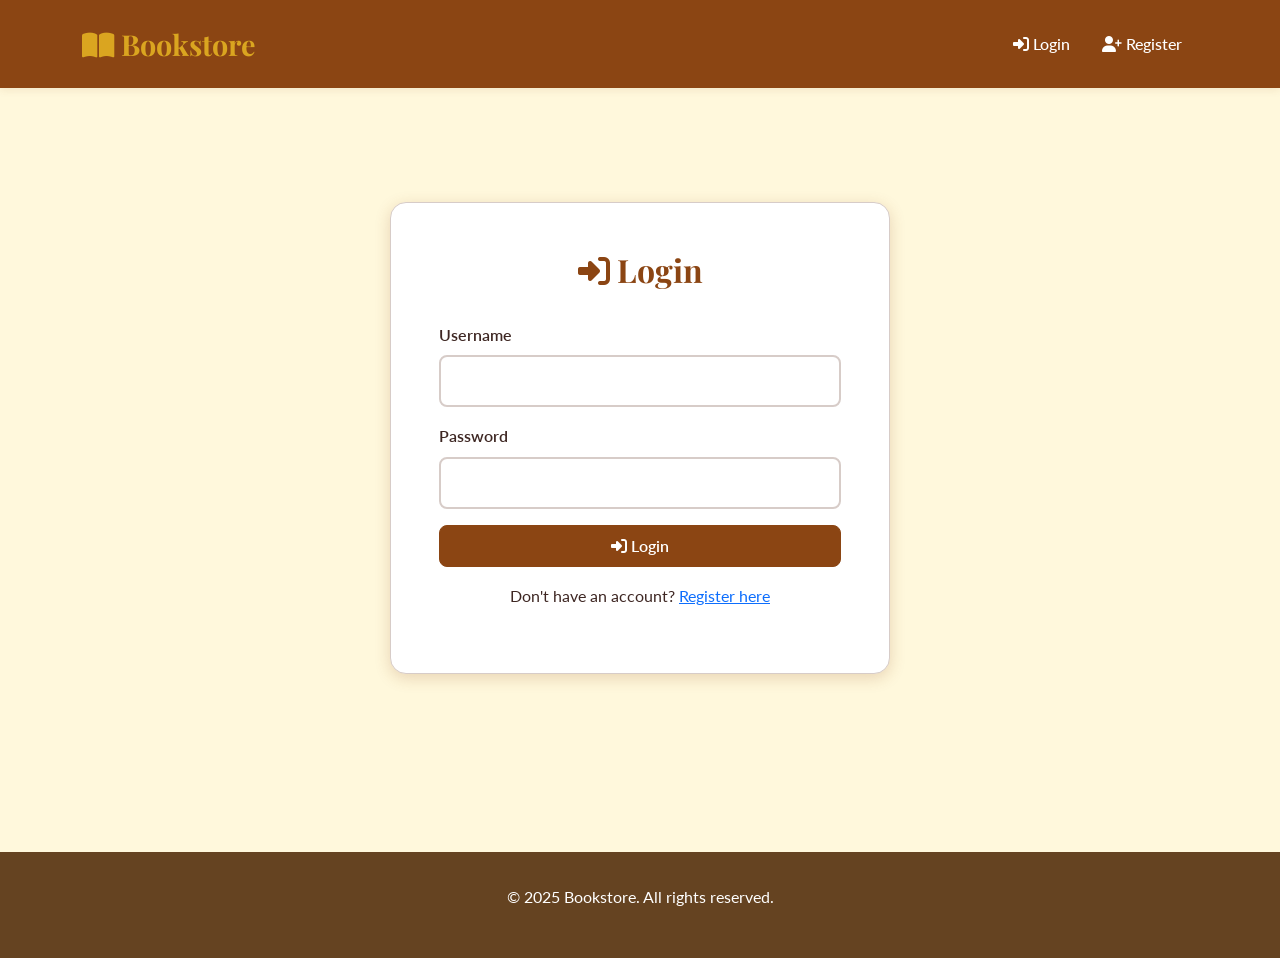
<file: frontend/cart.html>
<!DOCTYPE html>
<html lang="en">
<head>
    <meta charset="UTF-8">
    <meta name="viewport" content="width=device-width, initial-scale=1.0">
    <title>Shopping Cart - Bookstore</title>
    
    <!-- Bootstrap CSS -->
    <link href="https://cdn.jsdelivr.net/npm/bootstrap@5.3.0/dist/css/bootstrap.min.css" rel="stylesheet">
    <!-- Font Awesome -->
    <link rel="stylesheet" href="https://cdnjs.cloudflare.com/ajax/libs/font-awesome/6.4.0/css/all.min.css">
    <!-- Google Fonts -->
    <link href="https://fonts.googleapis.com/css2?family=Playfair+Display:wght@700&family=Lato:wght@400;700&display=swap" rel="stylesheet">
    <!-- Custom CSS -->
    <link rel="stylesheet" href="assets/css/style.css">
</head>
<body>
    <!-- Navbar -->
    <nav class="navbar navbar-expand-lg navbar-dark">
        <div class="container">
            <a class="navbar-brand" href="index.html">
                <i class="fas fa-book-open"></i> Bookstore
            </a>
            <button class="navbar-toggler" type="button" data-bs-toggle="collapse" data-bs-target="#navbarNav">
                <span class="navbar-toggler-icon"></span>
            </button>
            <div class="collapse navbar-collapse" id="navbarNav">
                <ul class="navbar-nav ms-auto">
                    <li class="nav-item">
                        <a class="nav-link" href="index.html">Home</a>
                    </li>
                    <li class="nav-item">
                        <a class="nav-link" href="books.html">Books</a>
                    </li>
                    <li class="nav-item">
                        <a class="nav-link active" href="cart.html">
                            <i class="fas fa-shopping-cart"></i> Cart
                            <span class="badge" id="cart-badge">0</span>
                        </a>
                    </li>
                </ul>
                <ul class="navbar-nav ms-auto" id="auth-links">
                    <!-- Populated by JavaScript -->
                </ul>
            </div>
        </div>
    </nav>

    <!-- Cart Section -->
    <div class="container my-5">
        <h2 class="section-title">Shopping Cart</h2>
        <div class="divider"></div>
        
        <div class="row">
            <div class="col-md-8">
                <div id="cartItems">
                    <!-- Cart items will be loaded here -->
                </div>
            </div>
            
            <div class="col-md-4">
                <div class="order-summary">
                    <h4>Order Summary</h4>
                    <div class="summary-row">
                        <span>Subtotal:</span>
                        <span id="subtotal">${formatCurrency(0)}</span>
                    </div>
                    <div class="summary-row">
                        <span>Tax (10%):</span>
                        <span id="tax">${formatCurrency(0)}</span>
                    </div>
                    <div class="summary-row total">
                        <span>Total:</span>
                        <span id="total">${formatCurrency(0)}</span>
                    </div>
                    <a href="checkout.html" class="btn btn-primary w-100 mt-3" id="checkoutBtn">
                        <i class="fas fa-credit-card"></i> Proceed to Checkout
                    </a>
                    <a href="books.html" class="btn btn-secondary w-100 mt-2">
                        <i class="fas fa-arrow-left"></i> Continue Shopping
                    </a>
                </div>
            </div>
        </div>
    </div>

    <!-- Footer -->
    <footer class="footer">
        <div class="container text-center">
            <p>&copy; 2025 Bookstore. All rights reserved.</p>
        </div>
    </footer>

    <!-- Bootstrap JS -->
    <script src="https://cdn.jsdelivr.net/npm/bootstrap@5.3.0/dist/js/bootstrap.bundle.min.js"></script>
    <!-- Custom JS -->
    <script src="assets/js/config.js"></script>
    <script src="assets/js/utils.js"></script>
    <script src="assets/js/auth.js"></script>
    <script src="assets/js/api.js"></script>
    
    <script>
        // Check authentication
        if (!requireAuth()) {
            // Will redirect to login
        }
        
        let cartData = null;
        
        // Load cart
        async function loadCart() {
            const container = document.getElementById('cartItems');
            showLoading('cartItems');
            
            try {
                const response = await getCart();
                const items = response.cart || [];
                cartData = items;
                
                if (!items || items.length === 0) {
                    container.innerHTML = `
                        <div class="empty-state">
                            <i class="fas fa-shopping-cart"></i>
                            <h4>Your cart is empty</h4>
                            <p>Add some books to get started!</p>
                            <a href="books.html" class="btn btn-primary">Browse Books</a>
                        </div>
                    `;
                    document.getElementById('checkoutBtn').disabled = true;
                    updateSummary(0, 0, 0);
                    return;
                }
                
                // Calculate totals
                const subtotal = items.reduce((sum, item) => sum + item.subtotal, 0);
                const tax = subtotal * 0.0; // No tax for now
                const total = subtotal + tax;
                
                container.innerHTML = items.map(item => `
                    <div class="cart-item">
                        <div class="row align-items-center">
                            <div class="col-md-2">
                                <img src="${item.book?.image_url || 'assets/images/placeholder-book.svg'}" 
                                     alt="${item.book?.title || 'Book'}">
                            </div>
                            <div class="col-md-4">
                                <h5 class="cart-item-title">${item.book?.title || 'Unknown Title'}</h5>
                                <p class="cart-item-author">${item.book?.author?.name || 'Unknown Author'}</p>
                                <span class="text-price">${formatCurrency(item.book?.price || 0)}</span>
                            </div>
                            <div class="col-md-3">
                                <div class="quantity-controls">
                                    <button onclick="updateQuantity('${item.id}', ${item.quantity - 1})">-</button>
                                    <input type="number" value="${item.quantity}" readonly>
                                    <button onclick="updateQuantity('${item.id}', ${item.quantity + 1})">+</button>
                                </div>
                            </div>
                            <div class="col-md-2 text-end">
                                <h5 class="text-price">${formatCurrency(item.subtotal)}</h5>
                            </div>
                            <div class="col-md-1 text-end">
                                <button class="btn btn-danger btn-sm" onclick="removeItem('${item.id}')">
                                    <i class="fas fa-trash"></i>
                                </button>
                            </div>
                        </div>
                    </div>
                `).join('');
                
                updateSummary(subtotal, tax, total);
                updateCartBadge();
                
            } catch (error) {
                showToast('Error loading cart', 'danger');
                container.innerHTML = `
                    <div class="alert alert-danger">Error loading cart. Please try again.</div>
                `;
            }
        }
        
        // Update quantity
        async function updateQuantity(itemId, newQuantity) {
            if (newQuantity < 1) {
                removeItem(itemId);
                return;
            }
            
            try {
                await updateCartItem(itemId, newQuantity);
                showToast('Cart updated', 'success');
                loadCart();
                updateCartBadge();
            } catch (error) {
                showToast(error.message || 'Failed to update cart', 'danger');
            }
        }
        
        // Remove item
        async function removeItem(itemId) {
            if (!confirm('Remove this item from cart?')) return;
            
            try {
                await removeFromCart(itemId);
                showToast('Item removed from cart', 'success');
                loadCart();
                updateCartBadge();
            } catch (error) {
                showToast(error.message || 'Failed to remove item', 'danger');
            }
        }
        
        // Update summary
        function updateSummary(subtotal, tax, total) {
            document.getElementById('subtotal').textContent = formatCurrency(subtotal);
            document.getElementById('tax').textContent = formatCurrency(tax);
            document.getElementById('total').textContent = formatCurrency(total);
        }
        
        // Initialize
        loadCart();
    </script>
</body>
</html>
</file>
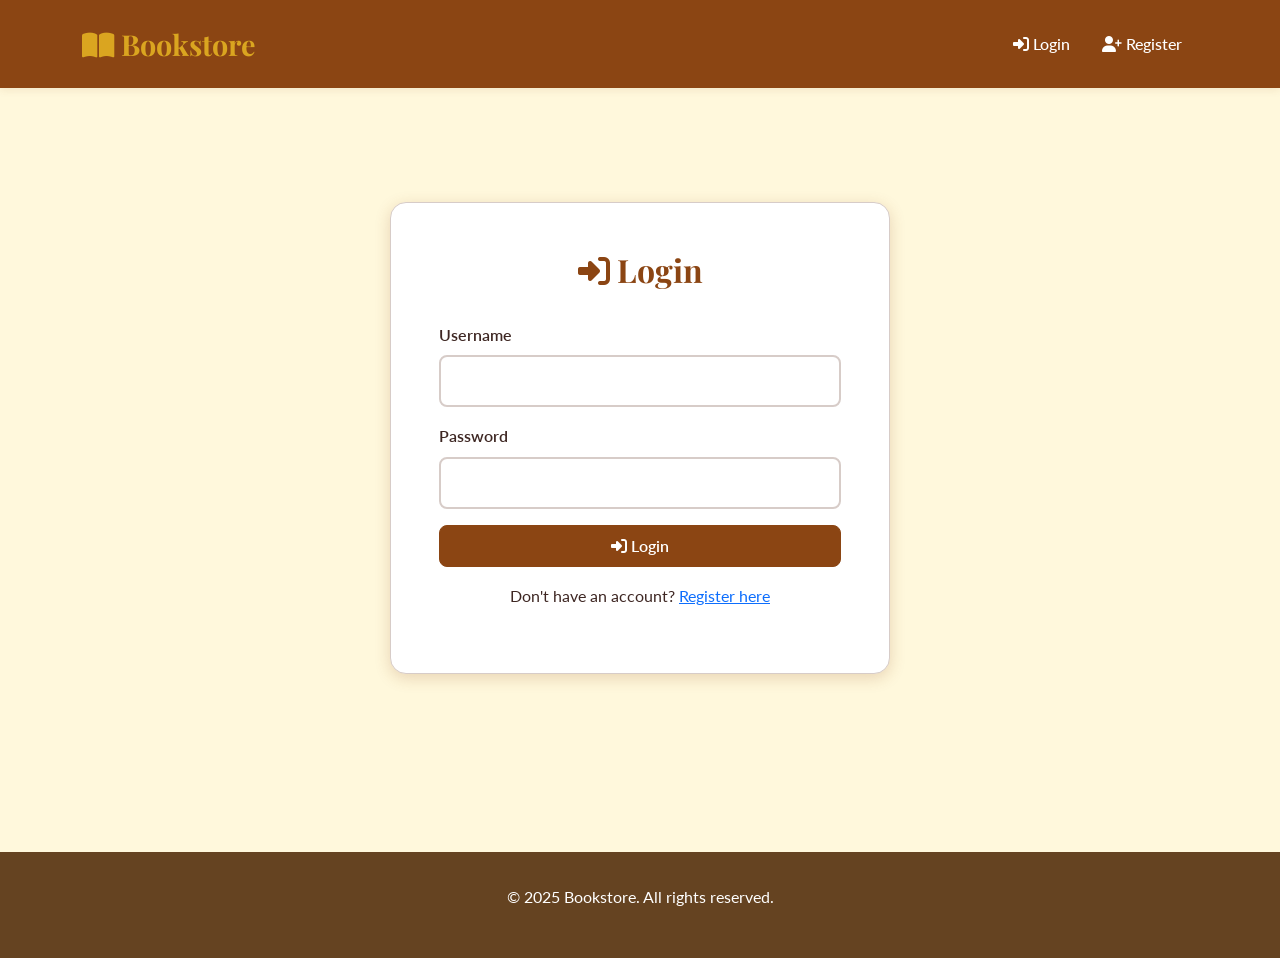
<file: frontend/checkout.html>
<!DOCTYPE html>
<html lang="en">
<head>
    <meta charset="UTF-8">
    <meta name="viewport" content="width=device-width, initial-scale=1.0">
    <title>Checkout - Bookstore</title>
    
    <!-- Bootstrap CSS -->
    <link href="https://cdn.jsdelivr.net/npm/bootstrap@5.3.0/dist/css/bootstrap.min.css" rel="stylesheet">
    <!-- Font Awesome -->
    <link rel="stylesheet" href="https://cdnjs.cloudflare.com/ajax/libs/font-awesome/6.4.0/css/all.min.css">
    <!-- Google Fonts -->
    <link href="https://fonts.googleapis.com/css2?family=Playfair+Display:wght@700&family=Lato:wght@400;700&display=swap" rel="stylesheet">
    <!-- Custom CSS -->
    <link rel="stylesheet" href="assets/css/style.css">
</head>
<body>
    <!-- Navbar -->
    <nav class="navbar navbar-expand-lg navbar-dark">
        <div class="container">
            <a class="navbar-brand" href="index.html">
                <i class="fas fa-book-open"></i> Bookstore
            </a>
            <button class="navbar-toggler" type="button" data-bs-toggle="collapse" data-bs-target="#navbarNav">
                <span class="navbar-toggler-icon"></span>
            </button>
            <div class="collapse navbar-collapse" id="navbarNav">
                <ul class="navbar-nav ms-auto">
                    <li class="nav-item">
                        <a class="nav-link" href="index.html">Home</a>
                    </li>
                    <li class="nav-item">
                        <a class="nav-link" href="books.html">Books</a>
                    </li>
                    <li class="nav-item">
                        <a class="nav-link" href="cart.html">
                            <i class="fas fa-shopping-cart"></i> Cart
                            <span class="badge" id="cart-badge">0</span>
                        </a>
                    </li>
                </ul>
                <ul class="navbar-nav ms-auto" id="auth-links">
                    <!-- Populated by JavaScript -->
                </ul>
            </div>
        </div>
    </nav>

    <!-- Checkout Section -->
    <div class="container my-5">
        <h2 class="section-title">Checkout</h2>
        <div class="divider"></div>
        
        <div class="row">
            <div class="col-md-8">
                <div class="card">
                    <div class="card-body">
                        <h4 class="mb-4">Shipping Information</h4>
                        
                        <form id="checkoutForm">
                            <div class="row">
                                <div class="col-md-6 mb-3">
                                    <label for="name" class="form-label">Full Name *</label>
                                    <input type="text" class="form-control" id="name" required>
                                </div>
                                
                                <div class="col-md-6 mb-3">
                                    <label for="phone_number" class="form-label">Phone Number *</label>
                                    <input type="tel" class="form-control" id="phone_number" required>
                                </div>
                            </div>
                            
                            <div class="mb-3">
                                <label for="address" class="form-label">Address *</label>
                                <input type="text" class="form-control" id="address" required>
                            </div>
                            
                            <div class="row">
                                <div class="col-md-6 mb-3">
                                    <label for="province" class="form-label">Province *</label>
                                    <select class="form-select" id="province" onchange="loadCities()" required>
                                        <option value="">Select Province</option>
                                    </select>
                                </div>
                                
                                <div class="col-md-6 mb-3">
                                    <label for="city" class="form-label">City *</label>
                                    <select class="form-select" id="city" required disabled>
                                        <option value="">Select Province First</option>
                                    </select>
                                </div>
                            </div>
                            
                            <div class="mb-3">
                                <label for="notes" class="form-label">Order Notes (Optional)</label>
                                <textarea class="form-control" id="notes" rows="3" 
                                          placeholder="Any special instructions?"></textarea>
                            </div>
                        </form>
                    </div>
                </div>
            </div>
            
            <div class="col-md-4">
                <div class="order-summary">
                    <h4>Order Summary</h4>
                    <div id="orderItems" class="mb-3">
                        <!-- Order items will be loaded here -->
                    </div>
                    <hr>
                    <div class="summary-row">
                        <span>Subtotal:</span>
                        <span id="subtotal">${formatCurrency(0)}</span>
                    </div>
                    <div class="summary-row">
                        <span>Tax (10%):</span>
                        <span id="tax">${formatCurrency(0)}</span>
                    </div>
                    <div class="summary-row total">
                        <span>Total:</span>
                        <span id="total">${formatCurrency(0)}</span>
                    </div>
                    <button class="btn btn-primary w-100 mt-3" onclick="submitOrder()">
                        <i class="fas fa-check-circle"></i> Place Order
                    </button>
                    <a href="cart.html" class="btn btn-secondary w-100 mt-2">
                        <i class="fas fa-arrow-left"></i> Back to Cart
                    </a>
                </div>
            </div>
        </div>
    </div>

    <!-- Footer -->
    <footer class="footer">
        <div class="container text-center">
            <p>&copy; 2025 Bookstore. All rights reserved.</p>
        </div>
    </footer>

    <!-- Bootstrap JS -->
    <script src="https://cdn.jsdelivr.net/npm/bootstrap@5.3.0/dist/js/bootstrap.bundle.min.js"></script>
    <!-- Custom JS -->
    <script src="assets/js/pakistan-data.js"></script>
    <script src="assets/js/config.js"></script>
    <script src="assets/js/utils.js"></script>
    <script src="assets/js/auth.js"></script>
    <script src="assets/js/api.js"></script>
    
    <script>
        // Check authentication
        if (!requireAuth()) {
            // Will redirect to login
        }
        
        let cartData = null;
        
        // Load provinces on page load
        function initProvinces() {
            const provinceSelect = document.getElementById('province');
            Object.keys(PAKISTAN_DATA).forEach(province => {
                const option = document.createElement('option');
                option.value = province;
                option.textContent = province;
                provinceSelect.appendChild(option);
            });
        }
        
        // Load cities when province is selected
        function loadCities() {
            const province = document.getElementById('province').value;
            const citySelect = document.getElementById('city');
            
            // Clear current cities
            citySelect.innerHTML = '<option value="">Select City</option>';
            
            if (province && PAKISTAN_DATA[province]) {
                citySelect.disabled = false;
                PAKISTAN_DATA[province].forEach(city => {
                    const option = document.createElement('option');
                    option.value = city;
                    option.textContent = city;
                    citySelect.appendChild(option);
                });
            } else {
                citySelect.disabled = true;
                citySelect.innerHTML = '<option value="">Select Province First</option>';
            }
        }
        
        // Initialize provinces
        initProvinces();
        
        // Load cart summary
        async function loadCartSummary() {
            try {
                const response = await getCart();
                const items = response.cart || [];
                
                if (!items || items.length === 0) {
                    showToast('Your cart is empty', 'warning');
                    setTimeout(() => redirectTo('cart.html'), 1500);
                    return;
                }
                
                // Calculate totals
                const subtotal = items.reduce((sum, item) => sum + item.subtotal, 0);
                const tax = subtotal * 0.0; // No tax for now
                const total = subtotal + tax;
                
                cartData = { items, subtotal, tax, total };
                
                // Display order items
                document.getElementById('orderItems').innerHTML = items.map(item => `
                    <div class="d-flex justify-content-between mb-2">
                        <span>${item.book?.title || 'Unknown'} (x${item.quantity})</span>
                        <span>${formatCurrency(item.subtotal)}</span>
                    </div>
                `).join('');
                
                // Update summary
                document.getElementById('subtotal').textContent = formatCurrency(subtotal);
                document.getElementById('tax').textContent = formatCurrency(tax);
                document.getElementById('total').textContent = formatCurrency(total);
                
                // Pre-fill user data if available
                const user = getUserData();
                if (user) {
                    document.getElementById('name').value = user.name || '';
                    document.getElementById('phone_number').value = user.phone_number || '';
                    document.getElementById('address').value = user.address || '';
                    
                    // Set province first
                    if (user.province) {
                        document.getElementById('province').value = user.province;
                        // Trigger loadCities to populate cities
                        loadCities();
                        // Then set city after cities are loaded
                        setTimeout(() => {
                            if (user.city) {
                                document.getElementById('city').value = user.city;
                            }
                        }, 100);
                    }
                }
                
            } catch (error) {
                showToast('Error loading cart', 'danger');
                setTimeout(() => redirectTo('cart.html'), 1500);
            }
        }
        
        // Submit order
        async function submitOrder() {
            const form = document.getElementById('checkoutForm');
            
            if (!form.checkValidity()) {
                form.reportValidity();
                return;
            }
            
            const orderData = {
                name: document.getElementById('name').value,
                phone_number: document.getElementById('phone_number').value,
                shipping_address: document.getElementById('address').value,
                city: document.getElementById('city').value,
                province: document.getElementById('province').value,
                notes: document.getElementById('notes').value || null
            };
            
            const btn = event.target;
            btn.disabled = true;
            btn.innerHTML = '<i class="fas fa-spinner fa-spin"></i> Processing...';
            
            try {
                const response = await placeOrder(orderData);
                showToast('Order placed successfully!', 'success');
                
                // Redirect to orders page
                setTimeout(() => {
                    redirectTo('orders.html');
                }, 1500);
                
            } catch (error) {
                showToast(error.message || 'Failed to place order', 'danger');
                btn.disabled = false;
                btn.innerHTML = '<i class="fas fa-check-circle"></i> Place Order';
            }
        }
        
        // Initialize
        loadCartSummary();
    </script>
</body>
</html>
</file>
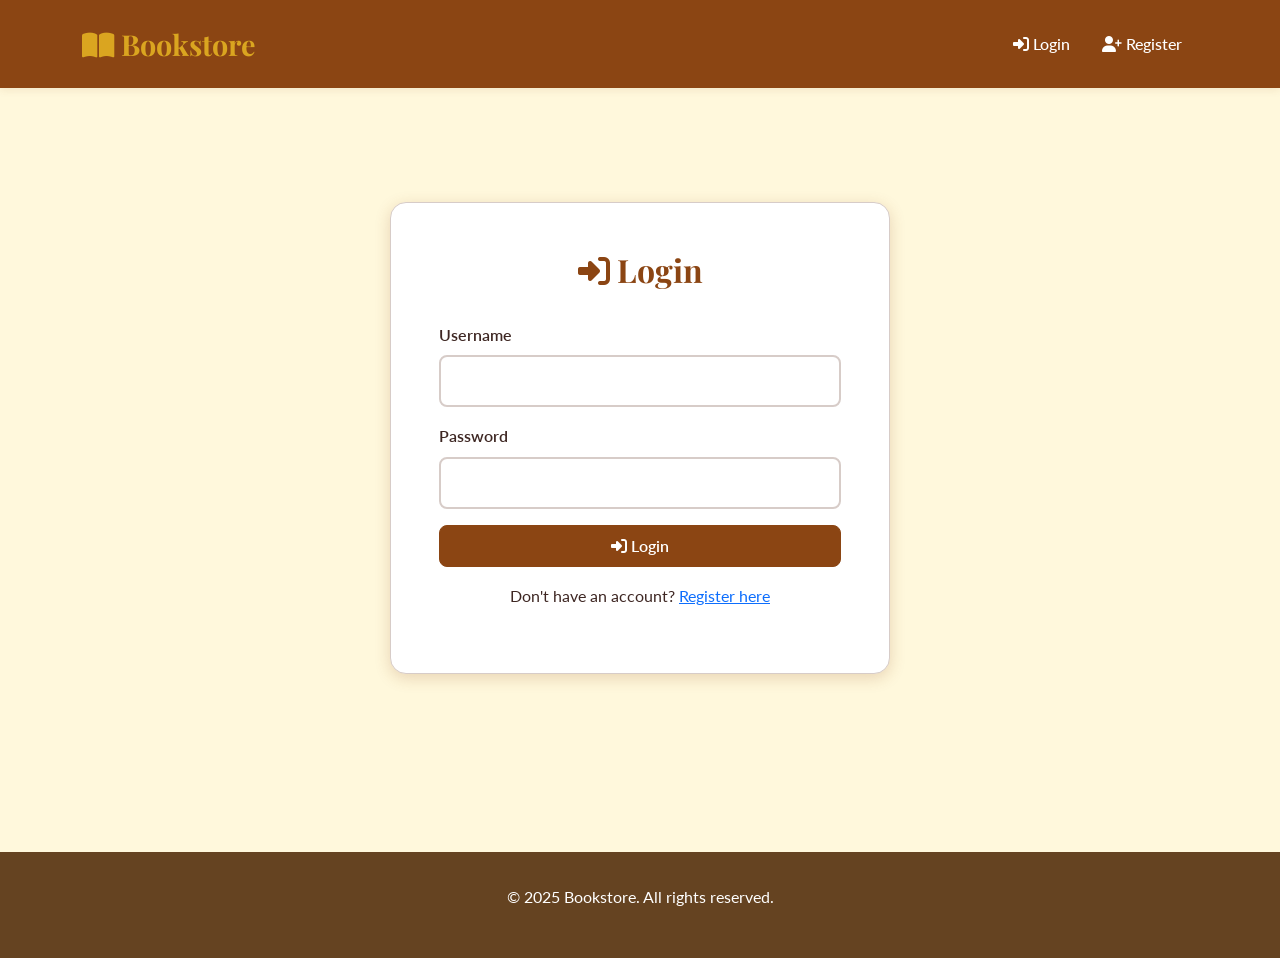
<file: frontend/login.html>
<!DOCTYPE html>
<html lang="en">
<head>
    <meta charset="UTF-8">
    <meta name="viewport" content="width=device-width, initial-scale=1.0">
    <title>Login - Bookstore</title>
    
    <!-- Bootstrap CSS -->
    <link href="https://cdn.jsdelivr.net/npm/bootstrap@5.3.0/dist/css/bootstrap.min.css" rel="stylesheet">
    <!-- Font Awesome -->
    <link rel="stylesheet" href="https://cdnjs.cloudflare.com/ajax/libs/font-awesome/6.4.0/css/all.min.css">
    <!-- Google Fonts -->
    <link href="https://fonts.googleapis.com/css2?family=Playfair+Display:wght@700&family=Lato:wght@400;700&display=swap" rel="stylesheet">
    <!-- Custom CSS -->
    <link rel="stylesheet" href="assets/css/style.css">
</head>
<body>
    <!-- Navbar -->
    <nav class="navbar navbar-expand-lg navbar-dark">
        <div class="container">
            <a class="navbar-brand" href="index.html">
                <i class="fas fa-book-open"></i> Bookstore
            </a>
            <button class="navbar-toggler" type="button" data-bs-toggle="collapse" data-bs-target="#navbarNav">
                <span class="navbar-toggler-icon"></span>
            </button>
            <div class="collapse navbar-collapse" id="navbarNav">
                <ul class="navbar-nav ms-auto" id="auth-links">
                    <!-- Populated by JavaScript -->
                </ul>
            </div>
        </div>
    </nav>

    <!-- Login Form -->
    <div class="auth-container">
        <div class="auth-card">
            <h2><i class="fas fa-sign-in-alt"></i> Login</h2>
            
            <form id="loginForm">
                <div class="mb-3">
                    <label for="username" class="form-label">Username</label>
                    <input type="text" class="form-control" id="username" required>
                </div>
                
                <div class="mb-3">
                    <label for="password" class="form-label">Password</label>
                    <input type="password" class="form-control" id="password" required>
                </div>
                
                <button type="submit" class="btn btn-primary w-100">
                    <i class="fas fa-sign-in-alt"></i> Login
                </button>
            </form>
            
            <div class="text-center mt-3">
                <p>Don't have an account? <a href="register.html">Register here</a></p>
            </div>
        </div>
    </div>

    <!-- Footer -->
    <footer class="footer">
        <div class="container text-center">
            <p>&copy; 2025 Bookstore. All rights reserved.</p>
        </div>
    </footer>

    <!-- Bootstrap JS -->
    <script src="https://cdn.jsdelivr.net/npm/bootstrap@5.3.0/dist/js/bootstrap.bundle.min.js"></script>
    <!-- Custom JS -->
    <script src="assets/js/config.js"></script>
    <script src="assets/js/utils.js"></script>
    <script src="assets/js/auth.js"></script>
    <script src="assets/js/api.js"></script>
    
    <script>
        // Redirect if already logged in
        if (isLoggedIn()) {
            redirectTo('index.html');
        }
        
        // Handle login form submission
        document.getElementById('loginForm').addEventListener('submit', async (e) => {
            e.preventDefault();
            
            const username = document.getElementById('username').value;
            const password = document.getElementById('password').value;
            
            const submitBtn = e.target.querySelector('button[type="submit"]');
            submitBtn.disabled = true;
            submitBtn.innerHTML = '<i class="fas fa-spinner fa-spin"></i> Logging in...';
            
            try {
                await loginUser(username, password);
                showToast('Login successful!', 'success');
                setTimeout(() => {
                    redirectTo('index.html');
                }, 1000);
            } catch (error) {
                showToast(error.message || 'Login failed', 'danger');
                submitBtn.disabled = false;
                submitBtn.innerHTML = '<i class="fas fa-sign-in-alt"></i> Login';
            }
        });
    </script>
</body>
</html>
</file>
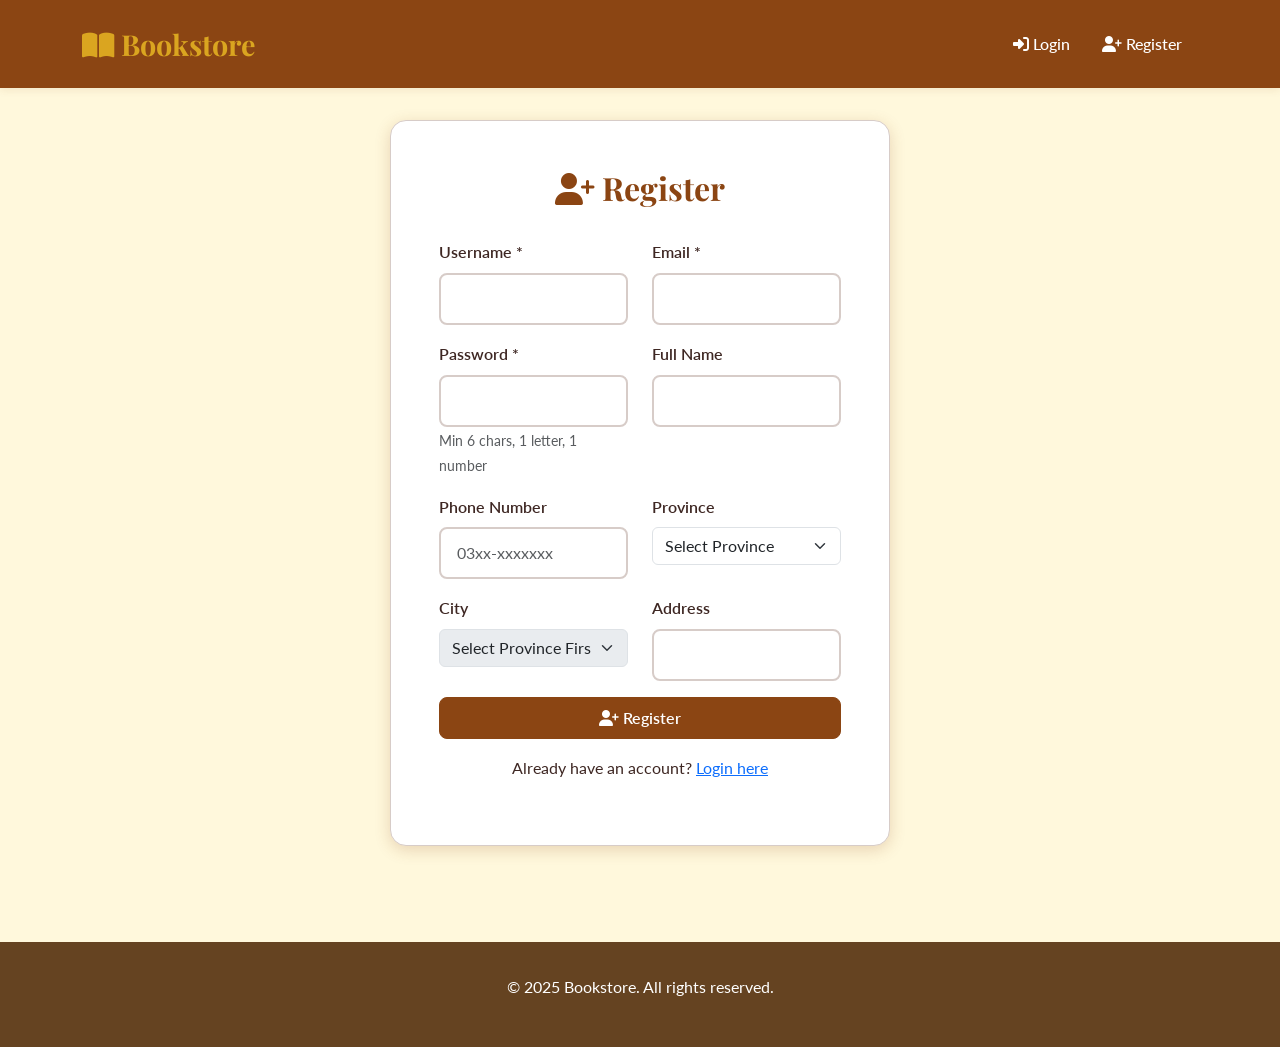
<file: frontend/register.html>
<!DOCTYPE html>
<html lang="en">
<head>
    <meta charset="UTF-8">
    <meta name="viewport" content="width=device-width, initial-scale=1.0">
    <title>Register - Bookstore</title>
    
    <!-- Bootstrap CSS -->
    <link href="https://cdn.jsdelivr.net/npm/bootstrap@5.3.0/dist/css/bootstrap.min.css" rel="stylesheet">
    <!-- Font Awesome -->
    <link rel="stylesheet" href="https://cdnjs.cloudflare.com/ajax/libs/font-awesome/6.4.0/css/all.min.css">
    <!-- Google Fonts -->
    <link href="https://fonts.googleapis.com/css2?family=Playfair+Display:wght@700&family=Lato:wght@400;700&display=swap" rel="stylesheet">
    <!-- Custom CSS -->
    <link rel="stylesheet" href="assets/css/style.css">
</head>
<body>
    <!-- Navbar -->
    <nav class="navbar navbar-expand-lg navbar-dark">
        <div class="container">
            <a class="navbar-brand" href="index.html">
                <i class="fas fa-book-open"></i> Bookstore
            </a>
            <button class="navbar-toggler" type="button" data-bs-toggle="collapse" data-bs-target="#navbarNav">
                <span class="navbar-toggler-icon"></span>
            </button>
            <div class="collapse navbar-collapse" id="navbarNav">
                <ul class="navbar-nav ms-auto" id="auth-links">
                    <!-- Populated by JavaScript -->
                </ul>
            </div>
        </div>
    </nav>

    <!-- Register Form -->
    <div class="auth-container">
        <div class="auth-card">
            <h2><i class="fas fa-user-plus"></i> Register</h2>
            
            <form id="registerForm">
                <div class="row">
                    <div class="col-md-6 mb-3">
                        <label for="username" class="form-label">Username *</label>
                        <input type="text" class="form-control" id="username" required 
                               pattern="[a-zA-Z0-9_]{3,20}" 
                               title="3-20 alphanumeric characters">
                    </div>
                    
                    <div class="col-md-6 mb-3">
                        <label for="email" class="form-label">Email *</label>
                        <input type="email" class="form-control" id="email" required>
                    </div>
                </div>
                
                <div class="row">
                    <div class="col-md-6 mb-3">
                        <label for="password" class="form-label">Password *</label>
                        <input type="password" class="form-control" id="password" required 
                               minlength="6" title="Minimum 6 characters">
                        <small class="text-muted">Min 6 chars, 1 letter, 1 number</small>
                    </div>
                    
                    <div class="col-md-6 mb-3">
                        <label for="name" class="form-label">Full Name</label>
                        <input type="text" class="form-control" id="name">
                    </div>
                </div>
                
                <div class="row">
                    <div class="col-md-6 mb-3">
                        <label for="phone_number" class="form-label">Phone Number</label>
                        <input type="tel" class="form-control" id="phone_number" placeholder="03xx-xxxxxxx">
                    </div>
                    
                    <div class="col-md-6 mb-3">
                        <label for="province" class="form-label">Province</label>
                        <select class="form-select" id="province" onchange="loadCities()">
                            <option value="">Select Province</option>
                        </select>
                    </div>
                </div>
                
                <div class="row">
                    <div class="col-md-6 mb-3">
                        <label for="city" class="form-label">City</label>
                        <select class="form-select" id="city" disabled>
                            <option value="">Select Province First</option>
                        </select>
                    </div>
                    
                    <div class="col-md-6 mb-3">
                        <label for="address" class="form-label">Address</label>
                        <input type="text" class="form-control" id="address">
                    </div>
                </div>
                
                <button type="submit" class="btn btn-primary w-100">
                    <i class="fas fa-user-plus"></i> Register
                </button>
            </form>
            
            <div class="text-center mt-3">
                <p>Already have an account? <a href="login.html">Login here</a></p>
            </div>
        </div>
    </div>

    <!-- Footer -->
    <footer class="footer">
        <div class="container text-center">
            <p>&copy; 2025 Bookstore. All rights reserved.</p>
        </div>
    </footer>

    <!-- Bootstrap JS -->
    <script src="https://cdn.jsdelivr.net/npm/bootstrap@5.3.0/dist/js/bootstrap.bundle.min.js"></script>
    <!-- Custom JS -->
    <script src="assets/js/pakistan-data.js"></script>
    <script src="assets/js/config.js"></script>
    <script src="assets/js/utils.js"></script>
    <script src="assets/js/auth.js"></script>
    <script src="assets/js/api.js"></script>
    
    <script>
        // Redirect if already logged in
        if (isLoggedIn()) {
            redirectTo('index.html');
        }
        
        // Load provinces on page load
        function initProvinces() {
            const provinceSelect = document.getElementById('province');
            Object.keys(PAKISTAN_DATA).forEach(province => {
                const option = document.createElement('option');
                option.value = province;
                option.textContent = province;
                provinceSelect.appendChild(option);
            });
        }
        
        // Load cities when province is selected
        function loadCities() {
            const province = document.getElementById('province').value;
            const citySelect = document.getElementById('city');
            
            // Clear current cities
            citySelect.innerHTML = '<option value="">Select City</option>';
            
            if (province && PAKISTAN_DATA[province]) {
                citySelect.disabled = false;
                PAKISTAN_DATA[province].forEach(city => {
                    const option = document.createElement('option');
                    option.value = city;
                    option.textContent = city;
                    citySelect.appendChild(option);
                });
            } else {
                citySelect.disabled = true;
                citySelect.innerHTML = '<option value="">Select Province First</option>';
            }
        }
        
        // Initialize provinces
        initProvinces();
        
        // Handle register form submission
        document.getElementById('registerForm').addEventListener('submit', async (e) => {
            e.preventDefault();
            
            const userData = {
                username: document.getElementById('username').value,
                email: document.getElementById('email').value,
                password: document.getElementById('password').value,
                name: document.getElementById('name').value || null,
                phone_number: document.getElementById('phone_number').value || null,
                address: document.getElementById('address').value || null,
                city: document.getElementById('city').value || null,
                province: document.getElementById('province').value || null,
                role: 0 // Customer role
            };
            
            const submitBtn = e.target.querySelector('button[type="submit"]');
            submitBtn.disabled = true;
            submitBtn.innerHTML = '<i class="fas fa-spinner fa-spin"></i> Registering...';
            
            try {
                await registerUser(userData);
                showToast('Registration successful! Please login.', 'success');
                setTimeout(() => {
                    redirectTo('login.html');
                }, 1500);
            } catch (error) {
                showToast(error.message || 'Registration failed', 'danger');
                submitBtn.disabled = false;
                submitBtn.innerHTML = '<i class="fas fa-user-plus"></i> Register';
            }
        });
    </script>
</body>
</html>
</file>
<file: frontend/assets/css/style.css>
/* ===================================
   Bookstore Theme - Warm & Cozy
   =================================== */

:root {
    /* Primary Colors */
    --primary: #8B4513;
    --primary-dark: #654321;
    --secondary: #D2691E;
    --accent: #DAA520;
    
    /* Background Colors */
    --bg-main: #FFF8DC;
    --bg-card: #FFFAF0;
    --bg-white: #FFFFFF;
    
    /* Text Colors */
    --text-dark: #3E2723;
    --text-muted: #8D6E63;
    --text-light: #FFFFFF;
    
    /* Border & Shadow */
    --border-color: #D7CCC8;
    --shadow: 0 2px 8px rgba(139, 69, 19, 0.1);
    --shadow-hover: 0 4px 16px rgba(139, 69, 19, 0.2);
    
    /* Fonts */
    --font-heading: 'Playfair Display', serif;
    --font-body: 'Lato', sans-serif;
}

* {
    margin: 0;
    padding: 0;
    box-sizing: border-box;
}

body {
    font-family: var(--font-body);
    background-color: var(--bg-main);
    color: var(--text-dark);
    line-height: 1.6;
}

h1, h2, h3, h4, h5, h6 {
    font-family: var(--font-heading);
    font-weight: 700;
    color: var(--primary-dark);
}

/* ===================================
   Navbar
   =================================== */
.navbar {
    background-color: var(--primary) !important;
    box-shadow: var(--shadow);
    padding: 1rem 0;
}

.navbar-brand {
    font-family: var(--font-heading);
    font-size: 1.8rem;
    font-weight: 700;
    color: var(--accent) !important;
}

.navbar-brand i {
    color: var(--accent);
}

.navbar-nav .nav-link {
    color: var(--text-light) !important;
    font-weight: 500;
    margin: 0 0.5rem;
    transition: color 0.3s;
}

.navbar-nav .nav-link:hover {
    color: var(--accent) !important;
}

.navbar .badge {
    background-color: var(--accent);
    color: var(--text-dark);
    font-weight: 600;
}

.search-bar {
    max-width: 400px;
}

.search-bar input {
    border: none;
    border-radius: 25px;
    padding: 0.5rem 1.5rem;
}

/* ===================================
   Hero Section
   =================================== */
.hero {
    background: linear-gradient(135deg, var(--primary) 0%, var(--secondary) 100%);
    color: var(--text-light);
    padding: 4rem 0;
    text-align: center;
}

.hero h1 {
    font-size: 3rem;
    color: var(--text-light);
    margin-bottom: 1rem;
}

.hero p {
    font-size: 1.2rem;
    margin-bottom: 2rem;
}

.hero .btn {
    padding: 0.75rem 2rem;
    font-size: 1.1rem;
}

/* ===================================
   Cards
   =================================== */
.book-card {
    background-color: var(--bg-card);
    border: 1px solid var(--border-color);
    border-radius: 12px;
    box-shadow: var(--shadow);
    transition: all 0.3s ease;
    height: 100%;
}

.book-card:hover {
    transform: translateY(-5px);
    box-shadow: var(--shadow-hover);
}

.book-card img {
    border-top-left-radius: 12px;
    border-top-right-radius: 12px;
    height: 300px;
    object-fit: cover;
    width: 100%;
}

.book-card .card-body {
    padding: 1.5rem;
}

.book-card .card-title {
    font-size: 1.2rem;
    margin-bottom: 0.5rem;
    color: var(--primary-dark);
    min-height: 2.4em;
    overflow: hidden;
    text-overflow: ellipsis;
    display: -webkit-box;
    -webkit-line-clamp: 2;
    -webkit-box-orient: vertical;
}

.book-card .author {
    color: var(--text-muted);
    font-size: 0.9rem;
    margin-bottom: 0.5rem;
}

.book-card .price {
    font-size: 1.5rem;
    font-weight: 700;
    color: var(--accent);
}

.book-card .rating {
    margin-bottom: 0.75rem;
}

/* ===================================
   Buttons
   =================================== */
.btn-primary {
    background-color: var(--primary);
    border-color: var(--primary);
    color: var(--text-light);
    font-weight: 600;
    padding: 0.5rem 1.5rem;
    border-radius: 8px;
    transition: all 0.3s;
}

.btn-primary:hover {
    background-color: var(--primary-dark);
    border-color: var(--primary-dark);
    transform: translateY(-2px);
    box-shadow: var(--shadow);
}

.btn-secondary {
    background-color: var(--secondary);
    border-color: var(--secondary);
    color: var(--text-light);
}

.btn-accent {
    background-color: var(--accent);
    border-color: var(--accent);
    color: var(--text-dark);
    font-weight: 600;
}

.btn-accent:hover {
    background-color: #B8860B;
    color: var(--text-dark);
}

/* ===================================
   Forms
   =================================== */
.form-control {
    border: 2px solid var(--border-color);
    border-radius: 8px;
    padding: 0.75rem 1rem;
    transition: border-color 0.3s;
}

.form-control:focus {
    border-color: var(--primary);
    box-shadow: 0 0 0 0.2rem rgba(139, 69, 19, 0.25);
}

.form-label {
    font-weight: 600;
    color: var(--text-dark);
    margin-bottom: 0.5rem;
}

/* ===================================
   Filter Sidebar
   =================================== */
.filters-sidebar {
    background-color: var(--bg-card);
    border: 1px solid var(--border-color);
    border-radius: 12px;
    padding: 1.5rem;
    box-shadow: var(--shadow);
}

.filters-sidebar h5 {
    color: var(--primary);
    margin-bottom: 1rem;
    font-size: 1.3rem;
}

.filters-sidebar .form-label {
    font-size: 0.95rem;
}

.filter-group {
    margin-bottom: 1.5rem;
}

/* ===================================
   Cart Items
   =================================== */
.cart-item {
    background-color: var(--bg-card);
    border: 1px solid var(--border-color);
    border-radius: 12px;
    padding: 1.5rem;
    margin-bottom: 1rem;
    box-shadow: var(--shadow);
}

.cart-item img {
    width: 100px;
    height: 140px;
    object-fit: cover;
    border-radius: 8px;
}

.cart-item-title {
    font-size: 1.1rem;
    font-weight: 600;
    color: var(--primary-dark);
}

.cart-item-author {
    color: var(--text-muted);
    font-size: 0.9rem;
}

.quantity-controls {
    display: flex;
    align-items: center;
    gap: 0.5rem;
}

.quantity-controls button {
    width: 32px;
    height: 32px;
    border-radius: 50%;
    border: none;
    background-color: var(--primary);
    color: white;
    font-weight: 600;
    cursor: pointer;
}

.quantity-controls input {
    width: 50px;
    text-align: center;
    border: 1px solid var(--border-color);
    border-radius: 4px;
}

/* ===================================
   Order Summary
   =================================== */
.order-summary {
    background-color: var(--bg-card);
    border: 2px solid var(--primary);
    border-radius: 12px;
    padding: 2rem;
    box-shadow: var(--shadow);
}

.order-summary h4 {
    color: var(--primary);
    margin-bottom: 1.5rem;
}

.summary-row {
    display: flex;
    justify-content: space-between;
    margin-bottom: 1rem;
    font-size: 1.1rem;
}

.summary-row.total {
    border-top: 2px solid var(--primary);
    padding-top: 1rem;
    font-weight: 700;
    font-size: 1.3rem;
    color: var(--primary);
}

/* ===================================
   Footer
   =================================== */
.footer {
    background-color: var(--primary-dark);
    color: var(--text-light);
    padding: 2rem 0;
    margin-top: 4rem;
}

.footer a {
    color: var(--accent);
    text-decoration: none;
}

.footer a:hover {
    text-decoration: underline;
}

/* ===================================
   Auth Pages
   =================================== */
.auth-container {
    min-height: calc(100vh - 200px);
    display: flex;
    align-items: center;
    justify-content: center;
    padding: 2rem 0;
}

.auth-card {
    background-color: var(--bg-white);
    border: 1px solid var(--border-color);
    border-radius: 16px;
    box-shadow: var(--shadow-hover);
    padding: 3rem;
    max-width: 500px;
    width: 100%;
}

.auth-card h2 {
    text-align: center;
    margin-bottom: 2rem;
    color: var(--primary);
}

/* ===================================
   Badge & Status
   =================================== */
.badge {
    padding: 0.5rem 1rem;
    border-radius: 20px;
    font-weight: 600;
}

.status-pending {
    background-color: #FFC107;
    color: #000;
}

.status-processing {
    background-color: #2196F3;
    color: #fff;
}

.status-shipped {
    background-color: #9C27B0;
    color: #fff;
}

.status-delivered {
    background-color: #4CAF50;
    color: #fff;
}

.status-cancelled {
    background-color: #F44336;
    color: #fff;
}

/* ===================================
   Utilities
   =================================== */
.section-title {
    font-size: 2.5rem;
    color: var(--primary);
    margin-bottom: 2rem;
    text-align: center;
}

.divider {
    width: 60px;
    height: 4px;
    background-color: var(--accent);
    margin: 0 auto 3rem;
}

.text-price {
    color: var(--accent);
    font-weight: 700;
}

.empty-state {
    text-align: center;
    padding: 4rem 2rem;
}

.empty-state i {
    font-size: 4rem;
    color: var(--text-muted);
    margin-bottom: 1rem;
}

/* ===================================
   Responsive
   =================================== */
@media (max-width: 768px) {
    .hero h1 {
        font-size: 2rem;
    }
    
    .search-bar {
        max-width: 100%;
        margin-top: 1rem;
    }
    
    .book-card img {
        height: 250px;
    }
    
    .auth-card {
        padding: 2rem;
    }
}
</file>
